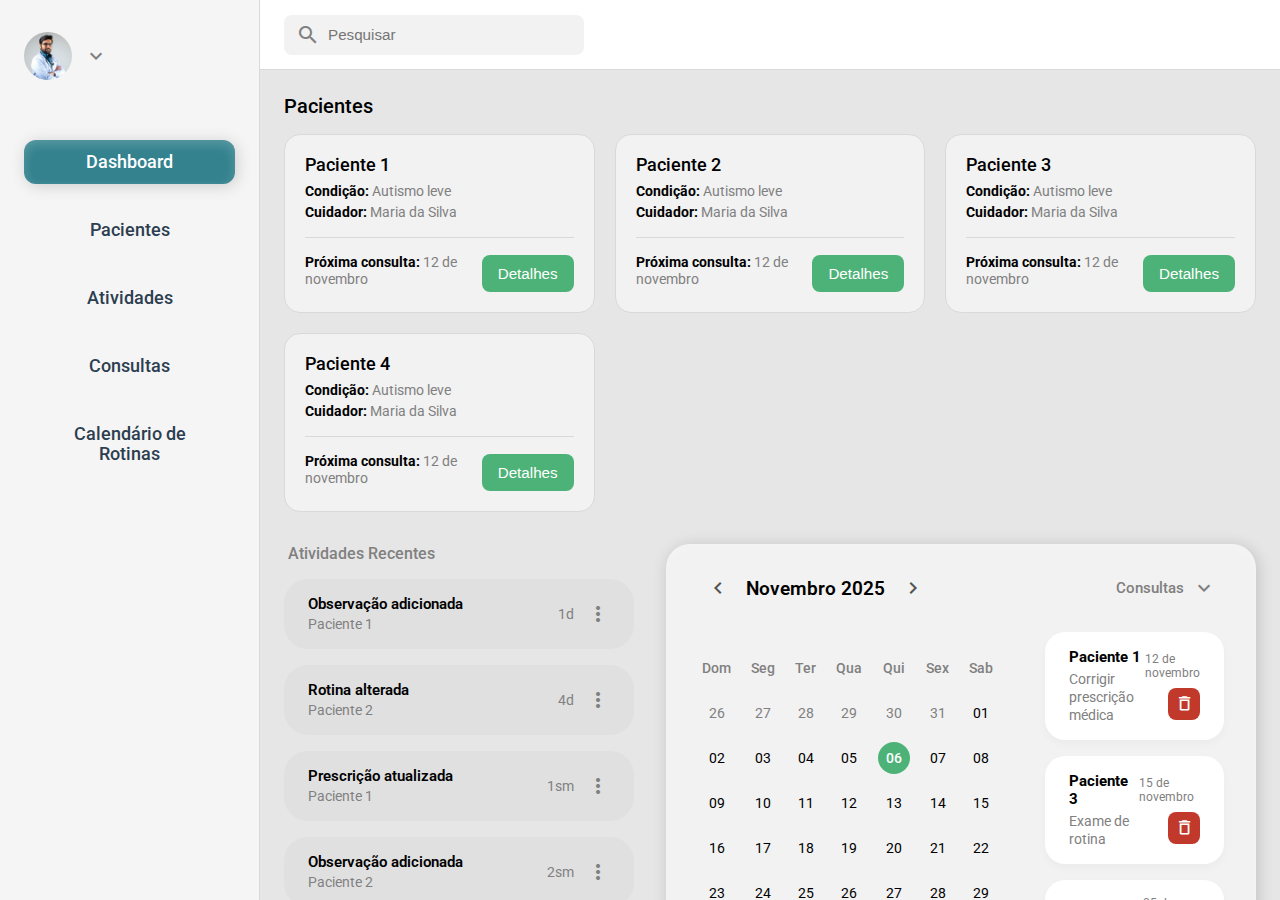
<file: tela dashboard/index.html>
<!DOCTYPE html>
<html lang="pt-BR">

<head>
  <meta charset="UTF-8">
  <meta name="viewport" content="width=device-width, initial-scale=1.0">
  <title>Dashboard de Saúde</title>

  <link rel="stylesheet" href="style.css">

  <link rel="preconnect" href="https://fonts.googleapis.com">
  <link rel="preconnect" href="https://fonts.gstatic.com" crossorigin>
  <link href="https://fonts.googleapis.com/css2?family=Roboto:wght@400;500;700&display=swap" rel="stylesheet">
  <link href="https://fonts.googleapis.com/icon?family=Material+Icons+Outlined" rel="stylesheet">
  <link rel="shortcut icon" href="/tela paciente/img/cortexicon.svg" type="image/x-icon">
</head>

<body>
  <div class="container-app">
    <header class="cabecalho-app">
      <div class="cabecalho-esquerda"></div>
      <div class="barra-pesquisa">
        <span class="material-icons-outlined">search</span>
        <input type="text" placeholder="Pesquisar">
      </div>
    </header>

    <aside class="barra-lateral">
      <div class="cabecalho-lateral">
        <div class="grupo-usuario">
          <div class="circulo-avatar"> <img src="img/usman-yousaf-pTrhfmj2jDA-unsplash.jpg" alt=""></div>
          <span class="material-icons-outlined seta">expand_more</span>
        </div>
        <span class="material-icons-outlined btn-sair">logout</span>
      </div>

      <nav class="nav-lateral">
        <ul>
          <li>
            <a href="#" class="ativo">Dashboard</a>
          </li>
          <li>
            <a href="/tela paciente/index.html">Pacientes</a>
          </li>
          <li>
            <a href="#">Atividades</a>
          </li>
          <li>
            <a href="#">Consultas</a>
          </li>
          <li>
            <a href="#">Calendário de <br> Rotinas</a>
          </li>
        </ul>
      </nav>
    </aside>

    <main class="conteudo-principal">
      <div class="grid-dashboard">

        <section class="visao-geral-pacientes">
          <h2>Pacientes</h2>
          <div class="grid-pacientes">
            <article class="cartao-paciente">
              <h3>Paciente 1</h3>
              <p><strong>Condição:</strong> Autismo leve</p>
              <p><strong>Cuidador:</strong> Maria da Silva</p>
              <hr>
              <div class="rodape-cartao">
                <p><strong>Próxima consulta:</strong> 12 de novembro</p>
                <button class="btn btn-detalhes">Detalhes</button>
              </div>
            </article>

            <article class="cartao-paciente">
              <h3>Paciente 2</h3>
              <p><strong>Condição:</strong> Autismo leve</p>
              <p><strong>Cuidador:</strong> Maria da Silva</p>
              <hr>
              <div class="rodape-cartao">
                <p><strong>Próxima consulta:</strong> 12 de novembro</p>
                <button class="btn btn-detalhes">Detalhes</button>
              </div>
            </article>

            <article class="cartao-paciente">
              <h3>Paciente 3</h3>
              <p><strong>Condição:</strong> Autismo leve</p>
              <p><strong>Cuidador:</strong> Maria da Silva</p>
              <hr>
              <div class="rodape-cartao">
                <p><strong>Próxima consulta:</strong> 12 de novembro</p>
                <button class="btn btn-detalhes">Detalhes</button>
              </div>
            </article>

            <article class="cartao-paciente">
              <h3>Paciente 4</h3>
              <p><strong>Condição:</strong> Autismo leve</p>
              <p><strong>Cuidador:</strong> Maria da Silva</p>
              <hr>
              <div class="rodape-cartao">
                <p><strong>Próxima consulta:</strong> 12 de novembro</p>
                <button class="btn btn-detalhes">Detalhes</button>
              </div>
            </article>
          </div>
        </section>

        <section class="secao-atividades">
          <h2>Atividades Recentes</h2>
          <div class="lista-atividades-pilulas">

            <div class="pilula-atividade">
              <div class="conteudo-pilula">
                <p>Observação adicionada</p>
                <span>Paciente 1</span>
              </div>
              <div class="meta-pilula">
                <span>1d</span>
                <span class="material-icons-outlined">more_vert</span>
              </div>
            </div>

            <div class="pilula-atividade">
              <div class="conteudo-pilula">
                <p>Rotina alterada</p>
                <span>Paciente 2</span>
              </div>
              <div class="meta-pilula">
                <span>4d</span>
                <span class="material-icons-outlined">more_vert</span>
              </div>
            </div>

            <div class="pilula-atividade">
              <div class="conteudo-pilula">
                <p>Prescrição atualizada</p>
                <span>Paciente 1</span>
              </div>
              <div class="meta-pilula">
                <span>1sm</span>
                <span class="material-icons-outlined">more_vert</span>
              </div>
            </div>

            <div class="pilula-atividade">
              <div class="conteudo-pilula">
                <p>Observação adicionada</p>
                <span>Paciente 2</span>
              </div>
              <div class="meta-pilula">
                <span>2sm</span>
                <span class="material-icons-outlined">more_vert</span>
              </div>
            </div>

            <div class="pilula-atividade">
              <div class="conteudo-pilula">
                <p>Atividade adicionada</p>
                <span>Paciente 1</span>
              </div>
              <div class="meta-pilula">
                <span>1m</span>
                <span class="material-icons-outlined">more_vert</span>
              </div>
            </div>

          </div>
        </section>

        <section class="cartao-dashboard-combinado">
          <div class="cabecalho-combinado">
            <div class="nav-calendario">
              <span class="material-icons-outlined">chevron_left</span>
              <h3>Novembro 2025</h3>
              <span class="material-icons-outlined">chevron_right</span>
            </div>
            <div class="filtro-consultas">
              <span>Consultas</span>
              <span class="material-icons-outlined">expand_more</span>
            </div>
          </div>

          <div class="corpo-combinado">

            <div class="area-calendario">
              <div class="grid-calendario">
                <span class="nome-dia">Dom</span>
                <span class="nome-dia">Seg</span>
                <span class="nome-dia">Ter</span>
                <span class="nome-dia">Qua</span>
                <span class="nome-dia">Qui</span>
                <span class="nome-dia">Sex</span>
                <span class="nome-dia">Sab</span>
                <span class="dia outro-mes">26</span>
                <span class="dia outro-mes">27</span>
                <span class="dia outro-mes">28</span>
                <span class="dia outro-mes">29</span>
                <span class="dia outro-mes">30</span>
                <span class="dia outro-mes">31</span>
                <span class="dia">01</span>
                <span class="dia">02</span>
                <span class="dia">03</span>
                <span class="dia">04</span>
                <span class="dia">05</span>
                <span class="dia dia-ativo">06</span>
                <span class="dia">07</span>
                <span class="dia">08</span>
                <span class="dia">09</span>
                <span class="dia">10</span>
                <span class="dia">11</span>
                <span class="dia">12</span>
                <span class="dia">13</span>
                <span class="dia">14</span>
                <span class="dia">15</span>
                <span class="dia">16</span>
                <span class="dia">17</span>
                <span class="dia">18</span>
                <span class="dia">19</span>
                <span class="dia">20</span>
                <span class="dia">21</span>
                <span class="dia">22</span>
                <span class="dia">23</span>
                <span class="dia">24</span>
                <span class="dia">25</span>
                <span class="dia">26</span>
                <span class="dia">27</span>
                <span class="dia">28</span>
                <span class="dia">29</span>
                <span class="dia">30</span>
                <span class="dia outro-mes">01</span>
                <span class="dia outro-mes">02</span>
                <span class="dia outro-mes">03</span>
                <span class="dia outro-mes">04</span>
                <span class="dia outro-mes">05</span>
                <span class="dia outro-mes">06</span>
              </div>
            </div>

            <div class="area-consultas">
              <div class="cartao-consulta">
                <div class="info-consulta">
                  <h4>Paciente 1</h4>
                  <span>Corrigir prescrição médica</span>
                </div>
                <div class="acoes-consulta">
                  <span class="data-consulta">12 de novembro</span>
                  <button class="btn-excluir">
                    <span class="material-icons-outlined">delete</span>
                  </button>
                </div>
              </div>

              <div class="cartao-consulta">
                <div class="info-consulta">
                  <h4>Paciente 3</h4>
                  <span>Exame de rotina</span>
                </div>
                <div class="acoes-consulta">
                  <span class="data-consulta">15 de novembro</span>
                  <button class="btn-excluir">
                    <span class="material-icons-outlined">delete</span>
                  </button>
                </div>
              </div>

              <div class="cartao-consulta">
                <div class="info-consulta">
                  <h4>Paciente 2</h4>
                  <span>Exame necessário</span>
                </div>
                <div class="acoes-consulta">
                  <span class="data-consulta">05 de dezembro</span>
                  <button class="btn-excluir">
                    <span class="material-icons-outlined">delete</span>
                  </button>
                </div>
              </div>

              <div class="cartao-consulta">
                <div class="info-consulta">
                  <h4>Paciente 1</h4>
                  <span>Exame de rotina</span>
                </div>
                <div class="acoes-consulta">
                  <span class="data-consulta">20 de dezembro</span>
                  <button class="btn-excluir">
                    <span class="material-icons-outlined">delete</span>
                  </button>
                </div>
              </div>
            </div>

          </div>
        </section>
      </div>
    </main>
  </div>
</body>

</html>
</file>
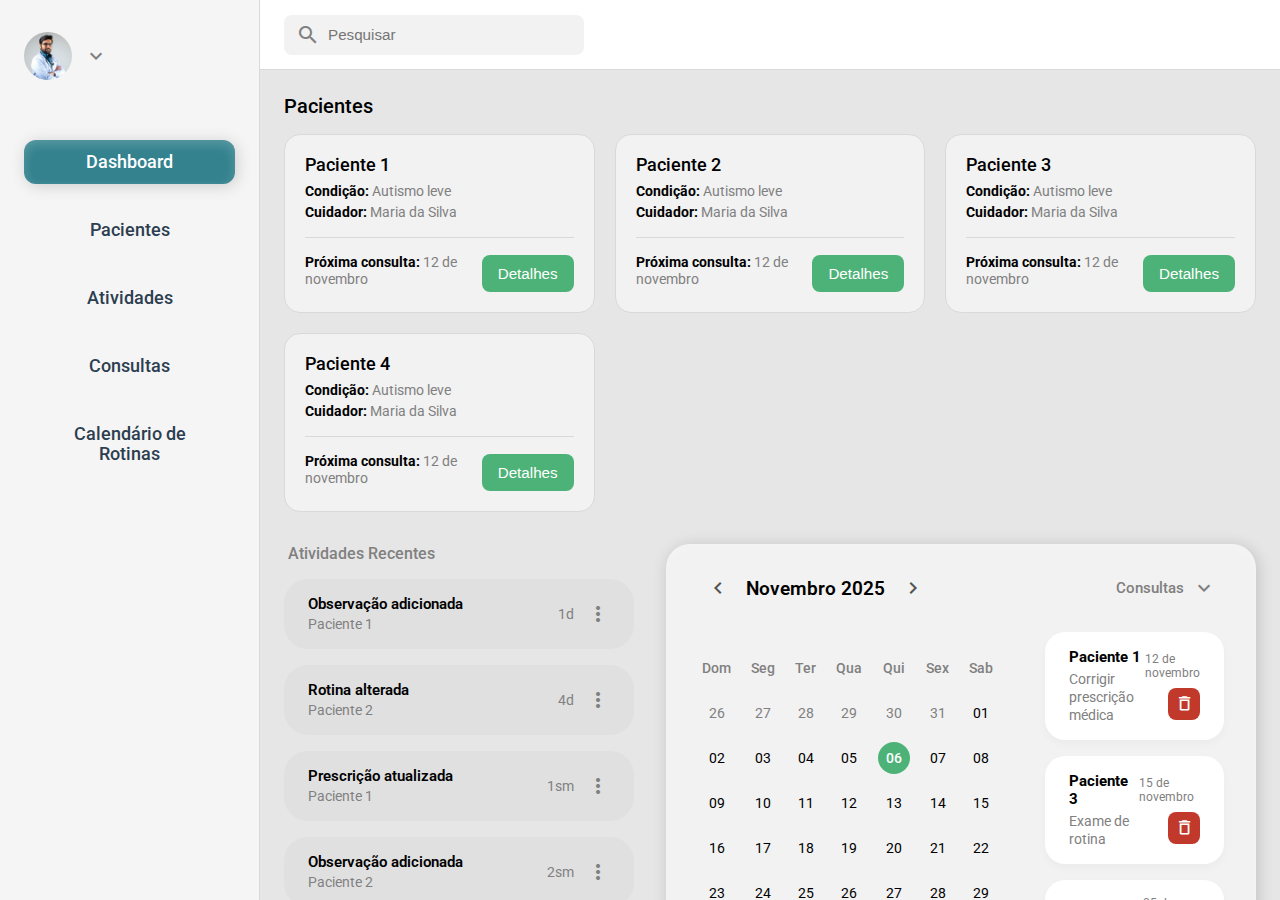
<file: tela-dashboard/index.html>
<!DOCTYPE html>
<html lang="pt-BR">

<head>
  <meta charset="UTF-8">
  <meta name="viewport" content="width=device-width, initial-scale=1.0">
  <title>Dashboard de Saúde</title>

  <link rel="stylesheet" href="style.css">

  <link rel="preconnect" href="https://fonts.googleapis.com">
  <link rel="preconnect" href="https://fonts.gstatic.com" crossorigin>
  <link href="https://fonts.googleapis.com/css2?family=Roboto:wght@400;500;700&display=swap" rel="stylesheet">
  <link href="https://fonts.googleapis.com/icon?family=Material+Icons+Outlined" rel="stylesheet">
  <link rel="shortcut icon" href="/tela paciente/img/cortexicon.svg" type="image/x-icon">
</head>

<body>
  <div class="container-app">
    <header class="cabecalho-app">
      <div class="cabecalho-esquerda"></div>
      <div class="barra-pesquisa">
        <span class="material-icons-outlined">search</span>
        <input type="text" placeholder="Pesquisar">
      </div>
    </header>

    <aside class="barra-lateral">
      <div class="cabecalho-lateral">
        <div class="grupo-usuario">
          <div class="circulo-avatar"> <img src="img/usman-yousaf-pTrhfmj2jDA-unsplash.jpg" alt=""></div>
          <span class="material-icons-outlined seta">expand_more</span>
        </div>
        <span class="material-icons-outlined btn-sair">logout</span>
      </div>

      <nav class="nav-lateral">
        <ul>
          <li>
            <a href="#" class="ativo">Dashboard</a>
          </li>
          <li>
            <a href="">Pacientes</a>
          </li>
          <li>
            <a href="#">Atividades</a>
          </li>
          <li>
            <a href="#">Consultas</a>
          </li>
          <li>
            <a href="#">Calendário de <br> Rotinas</a>
          </li>
        </ul>
      </nav>
    </aside>

    <main class="conteudo-principal">
      <div class="grid-dashboard">

        <section class="visao-geral-pacientes">
          <h2>Pacientes</h2>
          <div class="grid-pacientes">
            <article class="cartao-paciente">
              <h3>Paciente 1</h3>
              <p><strong>Condição:</strong> Autismo leve</p>
              <p><strong>Cuidador:</strong> Maria da Silva</p>
              <hr>
              <div class="rodape-cartao">
                <p><strong>Próxima consulta:</strong> 12 de novembro</p>
                <button class="btn btn-detalhes">Detalhes</button>
              </div>
            </article>

            <article class="cartao-paciente">
              <h3>Paciente 2</h3>
              <p><strong>Condição:</strong> Autismo leve</p>
              <p><strong>Cuidador:</strong> Maria da Silva</p>
              <hr>
              <div class="rodape-cartao">
                <p><strong>Próxima consulta:</strong> 12 de novembro</p>
                <button class="btn btn-detalhes">Detalhes</button>
              </div>
            </article>

            <article class="cartao-paciente">
              <h3>Paciente 3</h3>
              <p><strong>Condição:</strong> Autismo leve</p>
              <p><strong>Cuidador:</strong> Maria da Silva</p>
              <hr>
              <div class="rodape-cartao">
                <p><strong>Próxima consulta:</strong> 12 de novembro</p>
                <button class="btn btn-detalhes">Detalhes</button>
              </div>
            </article>

            <article class="cartao-paciente">
              <h3>Paciente 4</h3>
              <p><strong>Condição:</strong> Autismo leve</p>
              <p><strong>Cuidador:</strong> Maria da Silva</p>
              <hr>
              <div class="rodape-cartao">
                <p><strong>Próxima consulta:</strong> 12 de novembro</p>
                <button class="btn btn-detalhes">Detalhes</button>
              </div>
            </article>
          </div>
        </section>

        <section class="secao-atividades">
          <h2>Atividades Recentes</h2>
          <div class="lista-atividades-pilulas">

            <div class="pilula-atividade">
              <div class="conteudo-pilula">
                <p>Observação adicionada</p>
                <span>Paciente 1</span>
              </div>
              <div class="meta-pilula">
                <span>1d</span>
                <span class="material-icons-outlined">more_vert</span>
              </div>
            </div>

            <div class="pilula-atividade">
              <div class="conteudo-pilula">
                <p>Rotina alterada</p>
                <span>Paciente 2</span>
              </div>
              <div class="meta-pilula">
                <span>4d</span>
                <span class="material-icons-outlined">more_vert</span>
              </div>
            </div>

            <div class="pilula-atividade">
              <div class="conteudo-pilula">
                <p>Prescrição atualizada</p>
                <span>Paciente 1</span>
              </div>
              <div class="meta-pilula">
                <span>1sm</span>
                <span class="material-icons-outlined">more_vert</span>
              </div>
            </div>

            <div class="pilula-atividade">
              <div class="conteudo-pilula">
                <p>Observação adicionada</p>
                <span>Paciente 2</span>
              </div>
              <div class="meta-pilula">
                <span>2sm</span>
                <span class="material-icons-outlined">more_vert</span>
              </div>
            </div>

            <div class="pilula-atividade">
              <div class="conteudo-pilula">
                <p>Atividade adicionada</p>
                <span>Paciente 1</span>
              </div>
              <div class="meta-pilula">
                <span>1m</span>
                <span class="material-icons-outlined">more_vert</span>
              </div>
            </div>

          </div>
        </section>

        <section class="cartao-dashboard-combinado">
          <div class="cabecalho-combinado">
            <div class="nav-calendario">
              <span class="material-icons-outlined">chevron_left</span>
              <h3>Novembro 2025</h3>
              <span class="material-icons-outlined">chevron_right</span>
            </div>
            <div class="filtro-consultas">
              <span>Consultas</span>
              <span class="material-icons-outlined">expand_more</span>
            </div>
          </div>

          <div class="corpo-combinado">

            <div class="area-calendario">
              <div class="grid-calendario">
                <span class="nome-dia">Dom</span>
                <span class="nome-dia">Seg</span>
                <span class="nome-dia">Ter</span>
                <span class="nome-dia">Qua</span>
                <span class="nome-dia">Qui</span>
                <span class="nome-dia">Sex</span>
                <span class="nome-dia">Sab</span>
                <span class="dia outro-mes">26</span>
                <span class="dia outro-mes">27</span>
                <span class="dia outro-mes">28</span>
                <span class="dia outro-mes">29</span>
                <span class="dia outro-mes">30</span>
                <span class="dia outro-mes">31</span>
                <span class="dia">01</span>
                <span class="dia">02</span>
                <span class="dia">03</span>
                <span class="dia">04</span>
                <span class="dia">05</span>
                <span class="dia dia-ativo">06</span>
                <span class="dia">07</span>
                <span class="dia">08</span>
                <span class="dia">09</span>
                <span class="dia">10</span>
                <span class="dia">11</span>
                <span class="dia">12</span>
                <span class="dia">13</span>
                <span class="dia">14</span>
                <span class="dia">15</span>
                <span class="dia">16</span>
                <span class="dia">17</span>
                <span class="dia">18</span>
                <span class="dia">19</span>
                <span class="dia">20</span>
                <span class="dia">21</span>
                <span class="dia">22</span>
                <span class="dia">23</span>
                <span class="dia">24</span>
                <span class="dia">25</span>
                <span class="dia">26</span>
                <span class="dia">27</span>
                <span class="dia">28</span>
                <span class="dia">29</span>
                <span class="dia">30</span>
                <span class="dia outro-mes">01</span>
                <span class="dia outro-mes">02</span>
                <span class="dia outro-mes">03</span>
                <span class="dia outro-mes">04</span>
                <span class="dia outro-mes">05</span>
                <span class="dia outro-mes">06</span>
              </div>
            </div>

            <div class="area-consultas">
              <div class="cartao-consulta">
                <div class="info-consulta">
                  <h4>Paciente 1</h4>
                  <span>Corrigir prescrição médica</span>
                </div>
                <div class="acoes-consulta">
                  <span class="data-consulta">12 de novembro</span>
                  <button class="btn-excluir">
                    <span class="material-icons-outlined">delete</span>
                  </button>
                </div>
              </div>

              <div class="cartao-consulta">
                <div class="info-consulta">
                  <h4>Paciente 3</h4>
                  <span>Exame de rotina</span>
                </div>
                <div class="acoes-consulta">
                  <span class="data-consulta">15 de novembro</span>
                  <button class="btn-excluir">
                    <span class="material-icons-outlined">delete</span>
                  </button>
                </div>
              </div>

              <div class="cartao-consulta">
                <div class="info-consulta">
                  <h4>Paciente 2</h4>
                  <span>Exame necessário</span>
                </div>
                <div class="acoes-consulta">
                  <span class="data-consulta">05 de dezembro</span>
                  <button class="btn-excluir">
                    <span class="material-icons-outlined">delete</span>
                  </button>
                </div>
              </div>

              <div class="cartao-consulta">
                <div class="info-consulta">
                  <h4>Paciente 1</h4>
                  <span>Exame de rotina</span>
                </div>
                <div class="acoes-consulta">
                  <span class="data-consulta">20 de dezembro</span>
                  <button class="btn-excluir">
                    <span class="material-icons-outlined">delete</span>
                  </button>
                </div>
              </div>
            </div>

          </div>
        </section>
      </div>
    </main>
  </div>
</body>

</html>
</file>
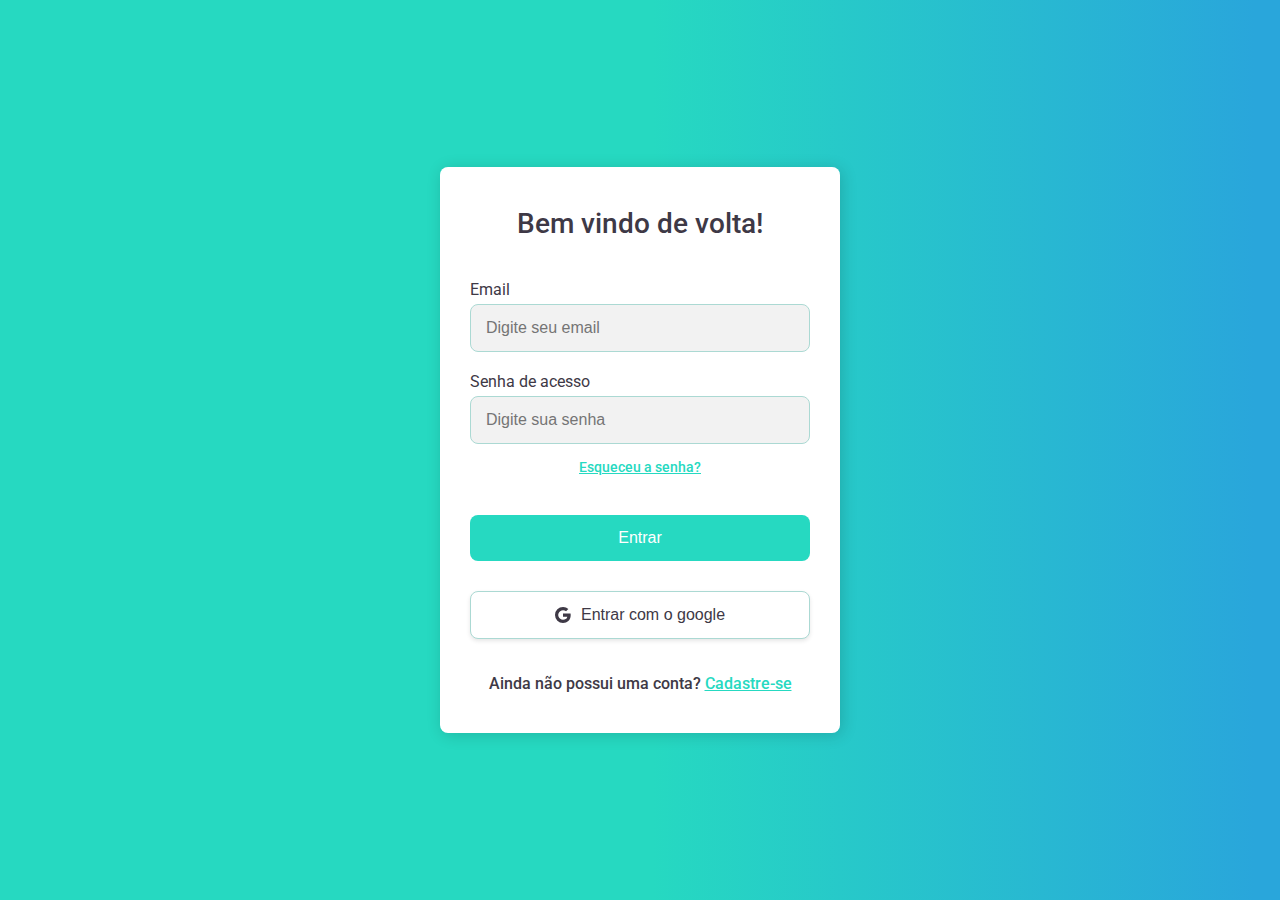
<file: login.html>
<!DOCTYPE html>
<html lang="pt-BR">

<head>
  <meta charset="UTF-8">
  <meta name="viewport" content="width=device-width, initial-scale=1.0">
  <title>Login - CortexKind</title>
  <link rel="stylesheet" href="style.css">
  <link rel="preconnect" href="https://fonts.googleapis.com">
  <link rel="preconnect" href="https://fonts.gstatic.com" crossorigin>
  <link href="https://fonts.googleapis.com/css2?family=Roboto:wght@400;500;700&display=swap" rel="stylesheet">
</head>

<body>
  <main class="login-container">
    <h1 class="titulo">Bem vindo de volta!</h1>

    <form class="login-form">
      <div class="input-grupo">
        <label for="email">Email</label>
        <input type="email" id="email" name="email" required placeholder="Digite seu email">
      </div>

      <div class="input-grupo">
        <label for="password">Senha de acesso</label>
        <input type="password" id="password" name="password" required placeholder="Digite sua senha">
      </div>

      <a href="#" class="link-senha">Esqueceu a senha?</a>

      <button type="submit" class="btn btn-entrar">Entrar</button>

      <button type="button" class="btn btn-google">
        <svg xmlns="http://www.w3.org/2000/svg" width="16" height="16" fill="currentColor" class="bi bi-google" viewBox="0 0 16 16">
          <path d="M15.545 6.558a9.4 9.4 0 0 1 .139 1.626c0 2.434-.87 4.492-2.384 5.885h.002C11.978 15.292 10.158 16 8 16A8 8 0 1 1 8 0a7.7 7.7 0 0 1 5.352 2.082l-2.284 2.284A4.35 4.35 0 0 0 8 3.166c-2.087 0-3.86 1.408-4.492 3.304a4.8 4.8 0 0 0 0 3.063h.003c.635 1.893 2.405 3.301 4.492 3.301 1.078 0 2.004-.276 2.722-.764h-.003a3.7 3.7 0 0 0 1.599-2.431H8v-3.08z" />
        </svg>
        <span>Entrar com o google</span>
      </button>
    </form>

    <p class="cadastro">
      Ainda não possui uma conta? <a href="#" class="cadastro">Cadastre-se</a>
    </p>
  </main>
</body>

</html>
</file>
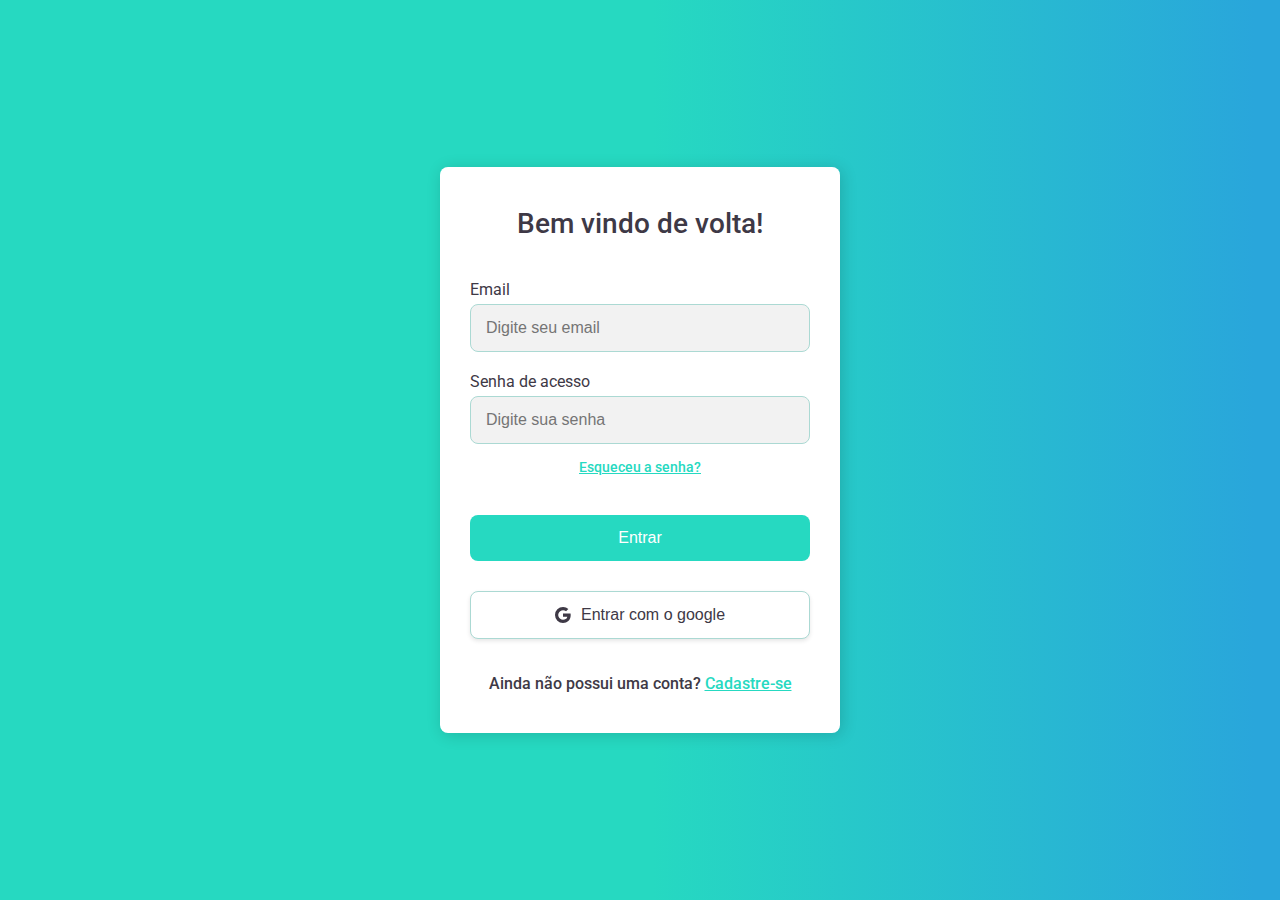
<file: tela-login/login.html>
<!DOCTYPE html>
<html lang="pt-BR">

<head>
  <meta charset="UTF-8">
  <meta name="viewport" content="width=device-width, initial-scale=1.0">
  <title>Login - CortexKind</title>
  <link rel="stylesheet" href="style.css">
  <link rel="preconnect" href="https://fonts.googleapis.com">
  <link rel="preconnect" href="https://fonts.gstatic.com" crossorigin>
  <link href="https://fonts.googleapis.com/css2?family=Roboto:wght@400;500;700&display=swap" rel="stylesheet">
  
  <link rel="shortcut icon" href="cortexicon.svg" type="image/x-icon">
</head>

<body>
  <main class="login-container">
    <h1 class="titulo">Bem vindo de volta!</h1>

    <form class="login-form" id="login-form">
      <div class="input-grupo">
        <label for="email">Email</label>
        <input type="email" id="email" name="email" required placeholder="Digite seu email">
      </div>

      <div class="input-grupo">
        <label for="password">Senha de acesso</label>
        <input type="password" id="password" name="password" required placeholder="Digite sua senha">
      </div>

      <a href="#" class="link-senha">Esqueceu a senha?</a>

      <button  type="submit" class="btn btn-entrar">Entrar</button>

      <button type="button" class="btn btn-google">
        <svg xmlns="http://www.w3.org/2000/svg" width="16" height="16" fill="currentColor" class="bi bi-google" viewBox="0 0 16 16">
          <path d="M15.545 6.558a9.4 9.4 0 0 1 .139 1.626c0 2.434-.87 4.492-2.384 5.885h.002C11.978 15.292 10.158 16 8 16A8 8 0 1 1 8 0a7.7 7.7 0 0 1 5.352 2.082l-2.284 2.284A4.35 4.35 0 0 0 8 3.166c-2.087 0-3.86 1.408-4.492 3.304a4.8 4.8 0 0 0 0 3.063h.003c.635 1.893 2.405 3.301 4.492 3.301 1.078 0 2.004-.276 2.722-.764h-.003a3.7 3.7 0 0 0 1.599-2.431H8v-3.08z" />
        </svg>
        <span>Entrar com o google</span>
      </button>
    </form>

    <p class="cadastro">
      Ainda não possui uma conta? <a href="#" class="cadastro">Cadastre-se</a>
    </p>
  </main>
  <script src="script.js"></script>
</body>

</html>
</file>
<file: tela dashboard/style.css>
@import url(variaveis.css);

* {
  margin: 0;
  padding: 0;
  box-sizing: border-box;
}

body {
  font-family: var(--font-family);
  background-color: var(--bg-color);
  color: var(--text-default);
  -webkit-font-smoothing: antialiased;
}

h2 {
  font-size: 1.25rem;
  font-weight: 500;
  color: var(--text-default);
  margin-bottom: 16px;
}

h3 {
  font-size: 1.1rem;
  font-weight: 500;
  margin-bottom: 8px;
}

p,
span,
a,
input,
button,
div {
  font-size: 0.95rem;
}

.container-app {
  display: grid;
  grid-template-columns: var(--sidebar-width) 1fr;
  grid-template-rows: var(--header-height) 1fr;
  grid-template-areas:
    "lateral cabecalho"
    "lateral principal";
  height: 100vh;
}

.cabecalho-app {
  grid-area: cabecalho;
}

.barra-lateral {
  grid-area: lateral;
}
.conteudo-principal {
  grid-area: principal;
}

.cabecalho-app {
  background-color: var(--action-color);
  border-bottom: 1px solid var(--sub-color);
  display: flex;
  align-items: center;
  justify-content: start;
  padding: 0 24px;
}

.cabecalho-esquerda {
  display: flex;
  align-items: center;
  gap: 16px;
  color: var(--text-mute);
}

.barra-pesquisa {
  display: flex;
  align-items: center;
  background-color: var(--items-color);
  border-radius: var(--input-radius);
  padding: 8px 12px;
  min-width: 300px;
}

.barra-pesquisa .material-icons-outlined {
  color: var(--text-mute);
  margin-right: 8px;
}

.barra-pesquisa input {
  border: none;
  background: transparent;
  outline: none;
  width: 100%;
  color: var(--text-default);
}

.barra-lateral {
  background-color: #f5f5f5;
  border-right: 1px solid var(--sub-color);
  padding: 32px 24px;
  display: flex;
  flex-direction: column;
  align-items: center;
}

.cabecalho-lateral {
  width: 100%;
  display: flex;
  justify-content: space-between;
  align-items: center;
  margin-bottom: 60px;
}

.grupo-usuario {
  display: flex;
  align-items: center;
  gap: 12px;
}

.circulo-avatar {
  width: 48px;
  height: 48px;
  overflow: hidden;
  border-radius: 50%;
}
.circulo-avatar img {
  width: 100%;
  height: 100%;
  object-fit: cover;
  display: block;
}

.cabecalho-lateral .material-icons-outlined {
  color: var(--text-mute);
  font-size: 1.5rem;
  cursor: pointer;
}

.seta {
  font-size: 1.8rem;
}

.btn-sair {
  transform: scaleX(-1);
}

.nav-lateral {
  width: 100%;
}

.nav-lateral ul {
  list-style: none;
  display: flex;
  flex-direction: column;
  gap: 24px;
  align-items: center;
}

.nav-lateral li {
  width: 100%;
  display: flex;
  justify-content: center;
}

.nav-lateral a {
  text-decoration: none;
  font-size: 1.1rem;
  font-weight: 500;
  color: #2c3e50;
  padding: 12px 0;
  width: 100%;
  text-align: center;
  border-radius: 12px;
  transition: all 0.3s ease;
  display: block;
}

.nav-lateral a.ativo {
  background-color: #589095;
  color: #ffffff;
  box-shadow: 0 4px 10px rgba(88, 144, 149, 0.3);
}

.nav-lateral a:not(.ativo):hover {
  color: #589095;
  background-color: transparent;
}

.nav-lateral a br {
  display: block;
}

.nav-lateral a:hover {
  background-color: var(--sub-color);
}

.nav-lateral a.ativo {
  background-color: var(--accent-color);
  color: var(--action-color);
  box-shadow: var(--default-shadow);
}

.conteudo-principal {
  padding: 24px;
  overflow-y: auto;
}

.grid-dashboard {
  display: grid;
  grid-template-columns: 350px 1fr;
  gap: 32px;
  align-items: start;
}

.visao-geral-pacientes {
  grid-column: 1 / -1;
}

@media (max-width: 1100px) {
  .grid-dashboard {
    grid-template-columns: 1fr;
  }

  .secao-atividades {
    order: 1;
  }
  .cartao-dashboard-combinado {
    order: 2;
  }

  .corpo-combinado {
    flex-direction: column;
    gap: 32px;
  }
}

.cartao {
  background-color: var(--action-color);
  border-radius: var(--card-radius);
  padding: 24px;
  box-shadow: var(--default-shadow);
}

.cabecalho-cartao {
  display: flex;
  justify-content: space-between;
  align-items: center;
  margin-bottom: 16px;
}

.visao-geral-pacientes {
  grid-column: 1 / -1;
}

.grid-pacientes {
  display: grid;
  grid-template-columns: repeat(auto-fit, minmax(280px, 1fr));
  gap: 20px;
}

.cartao-paciente {
  background-color: var(--items-color);
  border: 1px solid var(--sub-color);
  border-radius: var(--card-radius);
  padding: 20px;
}

.cartao-paciente p {
  color: var(--text-mute);
  font-size: 0.9rem;
  margin-bottom: 4px;
}
.cartao-paciente p strong {
  color: var(--text-default);
}

.cartao-paciente hr {
  border: none;
  border-top: 1px solid var(--sub-color);
  margin: 16px 0;
}

.cartao-paciente .rodape-cartao {
  display: flex;
  justify-content: space-between;
  align-items: center;
}

.btn-detalhes {
  background-color: var(--contrast-color);
  color: var(--action-color);
  border: none;
  padding: 10px 16px;
  border-radius: var(--input-radius);
  font-weight: 500;
  cursor: pointer;
}

.secao-atividades h2 {
  color: var(--text-mute);
  font-size: 1rem;
  margin-bottom: 16px;
  margin-left: 4px;
}

.lista-atividades-pilulas {
  display: flex;
  flex-direction: column;
  gap: 16px;
}

.pilula-atividade {
  background-color: #e0e0e0;
  border-radius: 24px;
  padding: 16px 24px;
  display: flex;
  justify-content: space-between;
  align-items: center;
}

.conteudo-pilula p {
  font-weight: 600;
  font-size: 0.95rem;
  color: #000;
  margin-bottom: 2px;
}

.conteudo-pilula span {
  font-size: 0.85rem;
  color: var(--text-mute);
}

.meta-pilula {
  display: flex;
  align-items: center;
  gap: 12px;
}

.meta-pilula span:first-child {
  font-size: 0.85rem;
  color: var(--text-mute);
}

.meta-pilula .material-icons-outlined {
  color: var(--text-mute);
  cursor: pointer;
}

.cartao-dashboard-combinado {
  display: flex;
  flex-direction: column;
  background-color: #f2f2f2;
  border-radius: 24px;
  padding: 32px;
  box-shadow: var(--default-shadow);
  min-height: 500px;
}

.cabecalho-combinado {
  display: flex;
  justify-content: space-between;
  align-items: center;
  margin-bottom: 32px;
  padding: 0 8px;
}

.nav-calendario {
  display: flex;
  align-items: center;
  gap: 16px;
}
.nav-calendario h3 {
  font-size: 1.2rem;
  font-weight: 600;
  margin: 0;
}
.nav-calendario .material-icons-outlined {
  cursor: pointer;
  color: #555;
}

.filtro-consultas {
  display: flex;
  align-items: center;
  gap: 8px;
  color: var(--text-mute);
  font-weight: 500;
  font-size: 1.1rem;
  cursor: pointer;
}
.corpo-combinado {
  display: flex;
  flex-direction: row;
  gap: 48px;
  width: 100%;
}

.area-calendario {
  flex: 1;
}
.area-consultas {
  flex: 1.2;
  display: flex;
  flex-direction: column;
  gap: 16px;
}

.grid-calendario {
  display: grid;
  grid-template-columns: repeat(7, 1fr);
  gap: 12px;
  text-align: center;
  margin-top: 20px;
}
.grid-calendario span {
  font-size: 0.9rem;
  padding: 8px 4px;
}
.nome-dia {
  font-weight: 500;
  color: var(--text-mute);
}
.dia.outro-mes {
  color: var(--text-mute);
}

.dia.dia-ativo {
  background-color: var(--contrast-color);
  color: var(--action-color);
  border-radius: 50%;
  font-weight: 500;
  display: flex;
  align-items: center;
  justify-content: center;
  width: 32px;
  height: 32px;
  margin: 0 auto;
  padding: 0;
}

.area-consultas {
  display: flex;
  flex-direction: column;
  gap: 16px;
}

.cartao-consulta {
  background-color: #ffffff;
  border-radius: 20px;
  padding: 16px 24px;
  display: flex;
  justify-content: space-between;
  align-items: center;
  box-shadow: 0 4px 10px rgba(0, 0, 0, 0.03);
}

.info-consulta h4 {
  font-size: 0.95rem;
  font-weight: 700;
  margin-bottom: 4px;
  color: #000;
}

.info-consulta span {
  font-size: 0.85rem;
  color: var(--text-mute);
}

.acoes-consulta {
  display: flex;
  flex-direction: column;
  align-items: flex-end;
  gap: 8px;
}

.data-consulta {
  font-size: 0.75rem;
  color: var(--text-mute);
}

.btn-excluir {
  background-color: #c0392b;
  border: none;
  border-radius: 8px;
  width: 32px;
  height: 32px;
  display: flex;
  align-items: center;
  justify-content: center;
  cursor: pointer;
  transition: background-color 0.2s;
}

.btn-excluir .material-icons-outlined {
  color: #fff;
  font-size: 1.2rem;
}

.btn-excluir:hover {
  background-color: #a93226;
}

@media (max-width: 1200px) {
  .grid-dashboard {
    grid-template-columns: 1fr;
  }

  .lista-atividades-pilulas {
    flex-direction: row;
    overflow-x: auto;
    padding-bottom: 10px;
  }

  .pilula-atividade {
    min-width: 250px;
  }
}

@media (max-width: 900px) {
  .corpo-combinado {
    grid-template-columns: 1fr;
  }
}
</file>
<file: tela-dashboard/style.css>
@import url(variaveis.css);

* {
  margin: 0;
  padding: 0;
  box-sizing: border-box;
}

body {
  font-family: var(--font-family);
  background-color: var(--bg-color);
  color: var(--text-default);
  -webkit-font-smoothing: antialiased;
}

h2 {
  font-size: 1.25rem;
  font-weight: 500;
  color: var(--text-default);
  margin-bottom: 16px;
}

h3 {
  font-size: 1.1rem;
  font-weight: 500;
  margin-bottom: 8px;
}

p,
span,
a,
input,
button,
div {
  font-size: 0.95rem;
}

.container-app {
  display: grid;
  grid-template-columns: var(--sidebar-width) 1fr;
  grid-template-rows: var(--header-height) 1fr;
  grid-template-areas:
    "lateral cabecalho"
    "lateral principal";
  height: 100vh;
}

.cabecalho-app {
  grid-area: cabecalho;
}

.barra-lateral {
  grid-area: lateral;
}
.conteudo-principal {
  grid-area: principal;
}

.cabecalho-app {
  background-color: var(--action-color);
  border-bottom: 1px solid var(--sub-color);
  display: flex;
  align-items: center;
  justify-content: start;
  padding: 0 24px;
}

.cabecalho-esquerda {
  display: flex;
  align-items: center;
  gap: 16px;
  color: var(--text-mute);
}

.barra-pesquisa {
  display: flex;
  align-items: center;
  background-color: var(--items-color);
  border-radius: var(--input-radius);
  padding: 8px 12px;
  min-width: 300px;
}

.barra-pesquisa .material-icons-outlined {
  color: var(--text-mute);
  margin-right: 8px;
}

.barra-pesquisa input {
  border: none;
  background: transparent;
  outline: none;
  width: 100%;
  color: var(--text-default);
}

.barra-lateral {
  background-color: #f5f5f5;
  border-right: 1px solid var(--sub-color);
  padding: 32px 24px;
  display: flex;
  flex-direction: column;
  align-items: center;
}

.cabecalho-lateral {
  width: 100%;
  display: flex;
  justify-content: space-between;
  align-items: center;
  margin-bottom: 60px;
}

.grupo-usuario {
  display: flex;
  align-items: center;
  gap: 12px;
}

.circulo-avatar {
  width: 48px;
  height: 48px;
  overflow: hidden;
  border-radius: 50%;
}
.circulo-avatar img {
  width: 100%;
  height: 100%;
  object-fit: cover;
  display: block;
}

.cabecalho-lateral .material-icons-outlined {
  color: var(--text-mute);
  font-size: 1.5rem;
  cursor: pointer;
}

.seta {
  font-size: 1.8rem;
}

.btn-sair {
  transform: scaleX(-1);
}

.nav-lateral {
  width: 100%;
}

.nav-lateral ul {
  list-style: none;
  display: flex;
  flex-direction: column;
  gap: 24px;
  align-items: center;
}

.nav-lateral li {
  width: 100%;
  display: flex;
  justify-content: center;
}

.nav-lateral a {
  text-decoration: none;
  font-size: 1.1rem;
  font-weight: 500;
  color: #2c3e50;
  padding: 12px 0;
  width: 100%;
  text-align: center;
  border-radius: 12px;
  transition: all 0.3s ease;
  display: block;
}

.nav-lateral a.ativo {
  background-color: #589095;
  color: #ffffff;
  box-shadow: 0 4px 10px rgba(88, 144, 149, 0.3);
}

.nav-lateral a:not(.ativo):hover {
  color: #589095;
  background-color: transparent;
}

.nav-lateral a br {
  display: block;
}

.nav-lateral a:hover {
  background-color: var(--sub-color);
}

.nav-lateral a.ativo {
  background-color: var(--accent-color);
  color: var(--action-color);
  box-shadow: var(--default-shadow);
}

.conteudo-principal {
  padding: 24px;
  overflow-y: auto;
}

.grid-dashboard {
  display: grid;
  grid-template-columns: 350px 1fr;
  gap: 32px;
  align-items: start;
}

.visao-geral-pacientes {
  grid-column: 1 / -1;
}

@media (max-width: 1100px) {
  .grid-dashboard {
    grid-template-columns: 1fr;
  }

  .secao-atividades {
    order: 1;
  }
  .cartao-dashboard-combinado {
    order: 2;
  }

  .corpo-combinado {
    flex-direction: column;
    gap: 32px;
  }
}

.cartao {
  background-color: var(--action-color);
  border-radius: var(--card-radius);
  padding: 24px;
  box-shadow: var(--default-shadow);
}

.cabecalho-cartao {
  display: flex;
  justify-content: space-between;
  align-items: center;
  margin-bottom: 16px;
}

.visao-geral-pacientes {
  grid-column: 1 / -1;
}

.grid-pacientes {
  display: grid;
  grid-template-columns: repeat(auto-fit, minmax(280px, 1fr));
  gap: 20px;
}

.cartao-paciente {
  background-color: var(--items-color);
  border: 1px solid var(--sub-color);
  border-radius: var(--card-radius);
  padding: 20px;
}

.cartao-paciente p {
  color: var(--text-mute);
  font-size: 0.9rem;
  margin-bottom: 4px;
}
.cartao-paciente p strong {
  color: var(--text-default);
}

.cartao-paciente hr {
  border: none;
  border-top: 1px solid var(--sub-color);
  margin: 16px 0;
}

.cartao-paciente .rodape-cartao {
  display: flex;
  justify-content: space-between;
  align-items: center;
}

.btn-detalhes {
  background-color: var(--contrast-color);
  color: var(--action-color);
  border: none;
  padding: 10px 16px;
  border-radius: var(--input-radius);
  font-weight: 500;
  cursor: pointer;
}

.secao-atividades h2 {
  color: var(--text-mute);
  font-size: 1rem;
  margin-bottom: 16px;
  margin-left: 4px;
}

.lista-atividades-pilulas {
  display: flex;
  flex-direction: column;
  gap: 16px;
}

.pilula-atividade {
  background-color: #e0e0e0;
  border-radius: 24px;
  padding: 16px 24px;
  display: flex;
  justify-content: space-between;
  align-items: center;
}

.conteudo-pilula p {
  font-weight: 600;
  font-size: 0.95rem;
  color: #000;
  margin-bottom: 2px;
}

.conteudo-pilula span {
  font-size: 0.85rem;
  color: var(--text-mute);
}

.meta-pilula {
  display: flex;
  align-items: center;
  gap: 12px;
}

.meta-pilula span:first-child {
  font-size: 0.85rem;
  color: var(--text-mute);
}

.meta-pilula .material-icons-outlined {
  color: var(--text-mute);
  cursor: pointer;
}

.cartao-dashboard-combinado {
  display: flex;
  flex-direction: column;
  background-color: #f2f2f2;
  border-radius: 24px;
  padding: 32px;
  box-shadow: var(--default-shadow);
  min-height: 500px;
}

.cabecalho-combinado {
  display: flex;
  justify-content: space-between;
  align-items: center;
  margin-bottom: 32px;
  padding: 0 8px;
}

.nav-calendario {
  display: flex;
  align-items: center;
  gap: 16px;
}
.nav-calendario h3 {
  font-size: 1.2rem;
  font-weight: 600;
  margin: 0;
}
.nav-calendario .material-icons-outlined {
  cursor: pointer;
  color: #555;
}

.filtro-consultas {
  display: flex;
  align-items: center;
  gap: 8px;
  color: var(--text-mute);
  font-weight: 500;
  font-size: 1.1rem;
  cursor: pointer;
}
.corpo-combinado {
  display: flex;
  flex-direction: row;
  gap: 48px;
  width: 100%;
}

.area-calendario {
  flex: 1;
}
.area-consultas {
  flex: 1.2;
  display: flex;
  flex-direction: column;
  gap: 16px;
}

.grid-calendario {
  display: grid;
  grid-template-columns: repeat(7, 1fr);
  gap: 12px;
  text-align: center;
  margin-top: 20px;
}
.grid-calendario span {
  font-size: 0.9rem;
  padding: 8px 4px;
}
.nome-dia {
  font-weight: 500;
  color: var(--text-mute);
}
.dia.outro-mes {
  color: var(--text-mute);
}

.dia.dia-ativo {
  background-color: var(--contrast-color);
  color: var(--action-color);
  border-radius: 50%;
  font-weight: 500;
  display: flex;
  align-items: center;
  justify-content: center;
  width: 32px;
  height: 32px;
  margin: 0 auto;
  padding: 0;
}

.area-consultas {
  display: flex;
  flex-direction: column;
  gap: 16px;
}

.cartao-consulta {
  background-color: #ffffff;
  border-radius: 20px;
  padding: 16px 24px;
  display: flex;
  justify-content: space-between;
  align-items: center;
  box-shadow: 0 4px 10px rgba(0, 0, 0, 0.03);
}

.info-consulta h4 {
  font-size: 0.95rem;
  font-weight: 700;
  margin-bottom: 4px;
  color: #000;
}

.info-consulta span {
  font-size: 0.85rem;
  color: var(--text-mute);
}

.acoes-consulta {
  display: flex;
  flex-direction: column;
  align-items: flex-end;
  gap: 8px;
}

.data-consulta {
  font-size: 0.75rem;
  color: var(--text-mute);
}

.btn-excluir {
  background-color: #c0392b;
  border: none;
  border-radius: 8px;
  width: 32px;
  height: 32px;
  display: flex;
  align-items: center;
  justify-content: center;
  cursor: pointer;
  transition: background-color 0.2s;
}

.btn-excluir .material-icons-outlined {
  color: #fff;
  font-size: 1.2rem;
}

.btn-excluir:hover {
  background-color: #a93226;
}

@media (max-width: 1200px) {
  .grid-dashboard {
    grid-template-columns: 1fr;
  }

  .lista-atividades-pilulas {
    flex-direction: row;
    overflow-x: auto;
    padding-bottom: 10px;
  }

  .pilula-atividade {
    min-width: 250px;
  }
}

@media (max-width: 900px) {
  .corpo-combinado {
    grid-template-columns: 1fr;
  }
}
</file>
<file: style.css>
@import url("variaveis.css");

* {
  margin: 0;
  padding: 0;
  box-sizing: border-box;
}


body {
  background-color: var(--bg-color); 
  font-family: var(--font-family);
  display: flex;
  justify-content: center;
  align-items: center;
  min-height: 100vh;
  padding: 20px;
  background: #26D9C1;
  background: linear-gradient(90deg, rgba(38, 217, 193, 1) 51%, rgba(41, 166, 219, 1) 98%);
}


.login-container {
  background-color: var(--action-color); 
  max-width: 400px;
  width: 100%;
  padding: 40px 30px;
  border-radius: var(--border-radius);
  display: flex;
  flex-direction: column;
  align-items: center;
  text-align: center;
  box-shadow: var(--default-shadow); 
}


.titulo {
  color: var(--text-default);
  font-size: 28px;
  font-weight: 500;
  margin-bottom: 40px; /
}

/* Formulário e Grupos de Input */
.login-form {
  width: 100%;
  display: flex;
  flex-direction: column;
  gap: 15px; 
}

.input-grupo {
  text-align: left;
  margin-bottom: 5px; 
}

.input-grupo label {
  display: block;
  color: var(--text-default);
  font-size: 16px;
  font-weight: 400;
  margin-bottom: 5px;
}

.input-grupo input {
  width: 100%;
  padding: 14px 15px;
  border: 1px solid var(--sub-color);
  border-radius: var(--border-radius);
  font-size: 16px;
  color: var(--text-default);
  background-color: var(--items-color);
  outline: none;
  transition: border-color 0.3s;
}

.input-grupo input:focus {
  border-color: var(--contrast-color); 
}

/* Link Esqueceu a Senha */
.link-senha {
  color: var(
    --contrast-color
  ); 
  font-size: 14px;
  
  align-self: flex-center;
  margin-top: -5px; 
  margin-bottom: 25px; 
  font-weight: 500;
}

.link-senha:hover {
  text-decoration: underline;
}

/* Botões */
.btn {
  width: 100%;
  padding: 14px 20px;
  border: none;
  border-radius: var(--border-radius);
  font-size: 16px;
  font-weight: 500;
  cursor: pointer;
  transition: background-color 0.3s, opacity 0.3s;
  display: flex;
  justify-content: center;
  align-items: center;
  text-decoration: none; 
}

/* Botão de Entrar */
.btn-entrar {
  background-color: var(--contrast-color); 
  color: var(--action-color); 
  margin-bottom: 15px; 
}

.btn-entrar:hover {
  opacity: 0.9;
}

/* Botão Entrar com o Google */
.btn-google {
  background-color: var(--action-color);
  color: var(--text-default);
  border: 1px solid var(--sub-color); 
  box-shadow: 0px 2px 4px rgba(0, 0, 0, 0.1); 
}

.btn-google:hover {
  background-color: var(--items-color); 
}

/* Texto Cadastre-se */
.cadastro {
  font-size: 16px;
  color: var(--text-default);
  margin-top: 35px; 
  font-weight: 400;
}

.cadastro {
  color: var(--text-default);
  font-weight: 500;
}

.cadastro:hover {
  text-decoration: underline;
}
.cadastro a{
  color: var(--contrast-color);
}
span{
  margin-left: 10px;
}


@media (max-width: 480px) {
  .login-container {
    padding: 30px 20px;
    margin: 10px;
  }

  .titulo {
    font-size: 24px;
    margin-bottom: 30px;
  }
}
</file>
<file: tela-login/style.css>
@import url("variaveis.css");

* {
  margin: 0;
  padding: 0;
  box-sizing: border-box;
}


body {
  background-color: var(--bg-color); 
  font-family: var(--font-family);
  display: flex;
  justify-content: center;
  align-items: center;
  min-height: 100vh;
  padding: 20px;
  background: #26D9C1;
  background: linear-gradient(90deg, rgba(38, 217, 193, 1) 51%, rgba(41, 166, 219, 1) 98%);
}


.login-container {
  background-color: var(--action-color); 
  max-width: 400px;
  width: 100%;
  padding: 40px 30px;
  border-radius: var(--border-radius);
  display: flex;
  flex-direction: column;
  align-items: center;
  text-align: center;
  box-shadow: var(--default-shadow); 
}


.titulo {
  color: var(--text-default);
  font-size: 28px;
  font-weight: 500;
  margin-bottom: 40px; /
}

/* Formulário e Grupos de Input */
.login-form {
  width: 100%;
  display: flex;
  flex-direction: column;
  gap: 15px; 
}

.input-grupo {
  text-align: left;
  margin-bottom: 5px; 
}

.input-grupo label {
  display: block;
  color: var(--text-default);
  font-size: 16px;
  font-weight: 400;
  margin-bottom: 5px;
}

.input-grupo input {
  width: 100%;
  padding: 14px 15px;
  border: 1px solid var(--sub-color);
  border-radius: var(--border-radius);
  font-size: 16px;
  color: var(--text-default);
  background-color: var(--items-color);
  outline: none;
  transition: border-color 0.3s;
}

.input-grupo input:focus {
  border-color: var(--contrast-color); 
}

/* Link Esqueceu a Senha */
.link-senha {
  color: var(
    --contrast-color
  ); 
  font-size: 14px;
  
  align-self: flex-center;
  margin-top: -5px; 
  margin-bottom: 25px; 
  font-weight: 500;
}

.link-senha:hover {
  text-decoration: underline;
}

/* Botões */
.btn {
  width: 100%;
  padding: 14px 20px;
  border: none;
  border-radius: var(--border-radius);
  font-size: 16px;
  font-weight: 500;
  cursor: pointer;
  transition: background-color 0.3s, opacity 0.3s;
  display: flex;
  justify-content: center;
  align-items: center;
  text-decoration: none; 
}

/* Botão de Entrar */
.btn-entrar {
  background-color: var(--contrast-color); 
  color: var(--action-color); 
  margin-bottom: 15px; 
}

.btn-entrar:hover {
  opacity: 0.9;
}

/* Botão Entrar com o Google */
.btn-google {
  background-color: var(--action-color);
  color: var(--text-default);
  border: 1px solid var(--sub-color); 
  box-shadow: 0px 2px 4px rgba(0, 0, 0, 0.1); 
}

.btn-google:hover {
  background-color: var(--items-color); 
}

/* Texto Cadastre-se */
.cadastro {
  font-size: 16px;
  color: var(--text-default);
  margin-top: 35px; 
  font-weight: 400;
}

.cadastro {
  color: var(--text-default);
  font-weight: 500;
}

.cadastro:hover {
  text-decoration: underline;
}
.cadastro a{
  color: var(--contrast-color);
}
span{
  margin-left: 10px;
}


@media (max-width: 480px) {
  .login-container {
    padding: 30px 20px;
    margin: 10px;
  }

  .titulo {
    font-size: 24px;
    margin-bottom: 30px;
  }
}


.error-component {
  position: absolute;
  bottom: 50px;
  background-color: rgb(188, 38, 38);
  border-radius: 10px;
  width: fit-content;
  height: fit-content;
  padding-inline: 2rem;
  padding-block: 20px;
  color: white;
}
</file>
